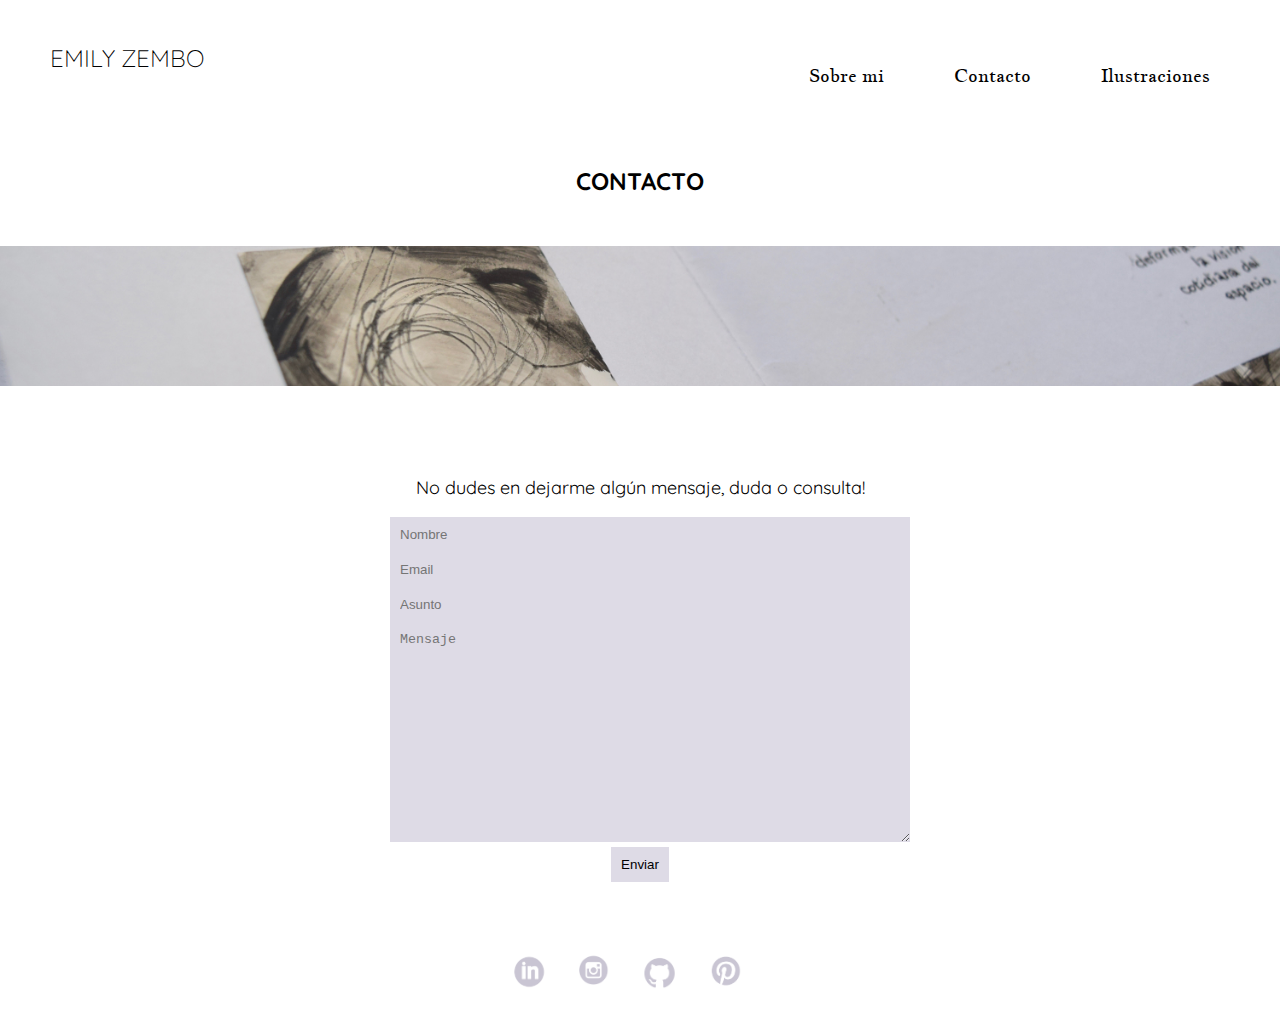
<file: pages/contacto.html>
<!doctype html> 
<html>
    <head>
       <title>Emily Zembo - Contacto</title>
       <link rel="shortcut icon" href="../favicon.ico" type="image/x-icon">
       <link rel="icon" href="../favicon.ico" type="image/x-icon">
       <link rel="stylesheet" media="screen" href="../css/style.css"/>
       <link href="https://fonts.googleapis.com/css?family=Quicksand:300,400,500,700" rel="stylesheet">
       <link href="https://fonts.googleapis.com/css?family=Jacques+Francois" rel="stylesheet">
       <link rel="stylesheet" media="screen" href="../css/style-responsive.css"/>
       <meta charset="UTF-8">
       <meta name="viewport" content="width=device-width, initial-scale=1.0">
    </head>

<body>


    <!--header--> 
       <div id="header">
       	<a href="../index.html"><h1>EMILY ZEMBO</h1></a>
        <div class="header-nav">
          <a href="sobre-mi.html">Sobre mi</a>
          <a href="#">Contacto</a>
          <a href="ilustraciones.html">Ilustraciones</a>
        </div>
       </div>

    <!--fin header--> 
  
<h1>CONTACTO</h1>

<div class="banner" style="background: url(../img/contacto.jpg");></div>
    
  <div class="contacto">

  <p>No dudes en dejarme algún mensaje, duda o consulta!</p>

      <form>
        <input type="text" name="nombre" placeholder="Nombre">
        <br>
        <input type="text" name="email" placeholder="Email">
        <br>
        <input type="text" name="asunto" placeholder="Asunto">
        <br>
        <textarea name="mensaje" placeholder="Mensaje"></textarea>
        <br>
        <button>Enviar</button>
      </form>
  </div>


    <!--footer--> 
    <div id="footer">
      <a href="http://www.linkedin.com/in/emily-zembo-vogel-884537127/" target="_blank"> <img src="../img/iconos/icono_1.png"> </a>
      <a href="http://www.instagram.com/emilyzembo/" target="_blank"> <img src="../img/iconos/icono_2.png"> </a>
      <a href="http://github.com/emilyzembo11" target="_blank"> <img src="../img/iconos/icono_3.png"> </a>
      <a href="http://www.pinterest.com/emilyzembo/" target="_blank"> <img src="../img/iconos/icono_4.png"> </a>
    </div>

</body>
</html>
</file>
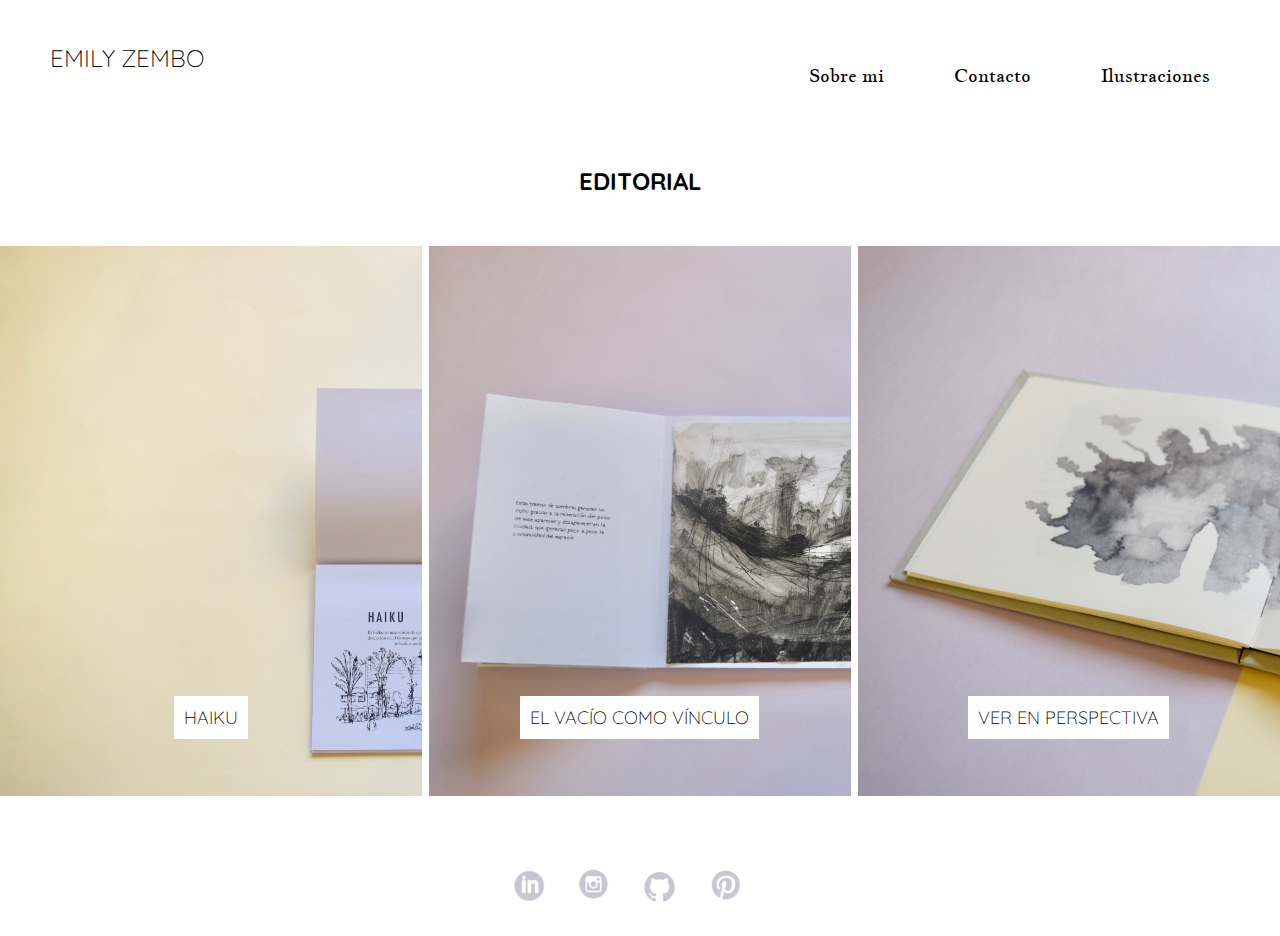
<file: pages/editorial.html>
<!doctype html> 
<html>
    <head>
       <title>Emily Zembo - Editorial</title>
       <link rel="shortcut icon" href="../favicon.ico" type="image/x-icon">
       <link rel="icon" href="../favicon.ico" type="image/x-icon">
       <link rel="stylesheet" media="screen" href="../css/style.css"/>
       <link href="https://fonts.googleapis.com/css?family=Quicksand:300,400,500,700" rel="stylesheet">
       <link href="https://fonts.googleapis.com/css?family=Jacques+Francois" rel="stylesheet">
       <link rel="stylesheet" media="screen" href="../css/style-responsive.css"/>
       <meta charset="UTF-8">
       <meta name="viewport" content="width=device-width, initial-scale=1.0">
    </head>

<body>


    <!--header--> 
       <div id="header">
       	<a href="../index.html"><h1>EMILY ZEMBO</h1></a>
        <div class="header-nav">
          <a href="sobre-mi.html">Sobre mi</a>
          <a href="contacto.html">Contacto</a>
          <a href="ilustraciones.html">Ilustraciones</a>
        </div>
       </div>

    <!--fin header--> 
  
<h1>EDITORIAL</h1>
<div class="row">
  <div class="col-3 img-container">
    <a href="haiku.html"> 
      <div class="image-full" style="background:url('../img/editorial1.jpg')">
        <h2>HAIKU</h2>
      </div>     
    </a> 
  </div>
   
   <div class="col-3 img-container" >
    <a href="el-vacio-como-vinculo.html">
      <div class="image-full" style="background:url('../img/editorial2.jpg')">
    	 <h2>EL VACÍO COMO VÍNCULO</h2>
      </div>
    </a> 
  </div>
   
  <div class="col-3 img-container" >
    <a href="ver-en-perspectiva.html">
    <div class="image-full" style="background:url('../img/editorial3.jpg')">
     <h2>VER EN PERSPECTIVA</h2>
    </div>
    </a> 
  </div> <!--row-->

</div>


    <!--footer--> 
    <div id="footer">
      <a href="http://www.linkedin.com/in/emily-zembo-vogel-884537127/" target="_blank"> <img src="../img/iconos/icono_1.png"> </a>
      <a href="http://www.instagram.com/emilyzembo/" target="_blank"> <img src="../img/iconos/icono_2.png"> </a>
      <a href="http://github.com/emilyzembo11" target="_blank"> <img src="../img/iconos/icono_3.png"> </a>
      <a href="http://www.pinterest.com/emilyzembo/" target="_blank"> <img src="../img/iconos/icono_4.png"> </a>
    </div>

</body>
</html>
</file>
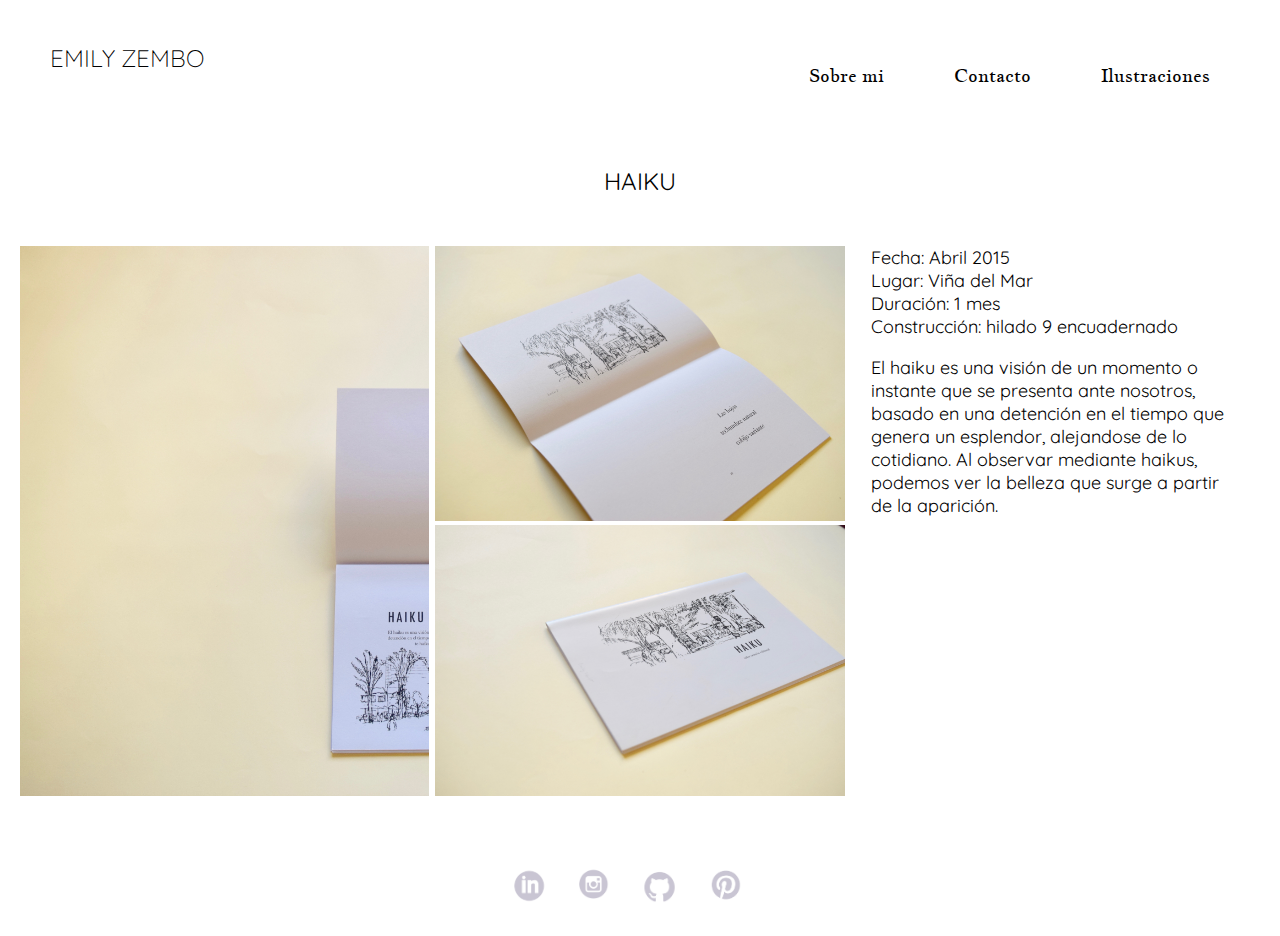
<file: pages/haiku.html>
<!doctype html> 
<html>
    <head>
       <title>Emily Zembo - Haiku</title>
       <link rel="shortcut icon" href="../favicon.ico" type="image/x-icon">
       <link rel="icon" href="../favicon.ico" type="image/x-icon">
       <link rel="stylesheet" media="screen" href="../css/style.css"/>
       <link href="https://fonts.googleapis.com/css?family=Quicksand:300,400,500,700" rel="stylesheet">
       <link href="https://fonts.googleapis.com/css?family=Jacques+Francois" rel="stylesheet">
       <link rel="stylesheet" media="screen" href="../css/style-responsive.css"/>
       <meta charset="UTF-8">
       <meta name="viewport" content="width=device-width, initial-scale=1.0">
    </head>

<body>


    <!--header--> 
       <div id="header">
       	<a href="../index.html"><h1>EMILY ZEMBO</h1></a>
        <div class="header-nav">
          <a href="sobre-mi.html">Sobre mi</a>
          <a href="contacto.html">Contacto</a>
          <a href="ilustraciones.html">Ilustraciones</a>
        </div>
       </div>

    <!--fin header--> 
  
<div class="contenedor">

<h1 class="titulo-proyecto">HAIKU</h1>

<div class="row">
  <div class="col-3 img-container" >
    <div class="img-portafolio-full">
      <div class="image-full" style="background:url('../img/editorial-haiku1.jpg')">
      </div>
    </div> 
  </div>

  <div class="col-3 show-mob">
    <div class="contenedor">
      <ul>
        <li>Fecha: Abril 2015</li>
        <li>Lugar: Viña del Mar</li>
        <li>Duración: 1 mes</li>
        <li>Construcción: hilado 9 encuadernado</li>
      </ul>

      <p>
        El haiku es una visión de un momento o instante que se presenta ante nosotros, basado en una detención en el tiempo que genera un esplendor, alejandose de lo cotidiano. Al observar mediante haikus, podemos ver la belleza que surge a partir de la aparición.
      </p>
    </div>
  </div> 

   <div class="col-3 img-container" >
    <div class="img-portafolio-full image-portafolio-responsive">
      <img class="img-portafolio-half" src="../img/editorial-haiku2.jpg">
      <img class="img-portafolio-half" src="../img/editorial-haiku3.jpg">
    </div>
  </div>
   
  <div class="col-3 show-full">
    <div class="contenedor">
      <ul>
        <li>Fecha: Abril 2015</li>
        <li>Lugar: Viña del Mar</li>
        <li>Duración: 1 mes</li>
        <li>Construcción: hilado 9 encuadernado</li>
      </ul>

      <p>
        El haiku es una visión de un momento o instante que se presenta ante nosotros, basado en una detención en el tiempo que genera un esplendor, alejandose de lo cotidiano. Al observar mediante haikus, podemos ver la belleza que surge a partir de la aparición.
      </p>
    </div>
  </div> 

</div> <!--row-->
</div> <!--contenedor-->


    <!--footer--> 
    <div id="footer">
      <a href="http://www.linkedin.com/in/emily-zembo-vogel-884537127/" target="_blank"> <img src="../img/iconos/icono_1.png"> </a>
      <a href="http://www.instagram.com/emilyzembo/" target="_blank"> <img src="../img/iconos/icono_2.png"> </a>
      <a href="http://github.com/emilyzembo11" target="_blank"> <img src="../img/iconos/icono_3.png"> </a>
      <a href="http://www.pinterest.com/emilyzembo/" target="_blank"> <img src="../img/iconos/icono_4.png"> </a>
    </div>

</body>
</html>
</file>
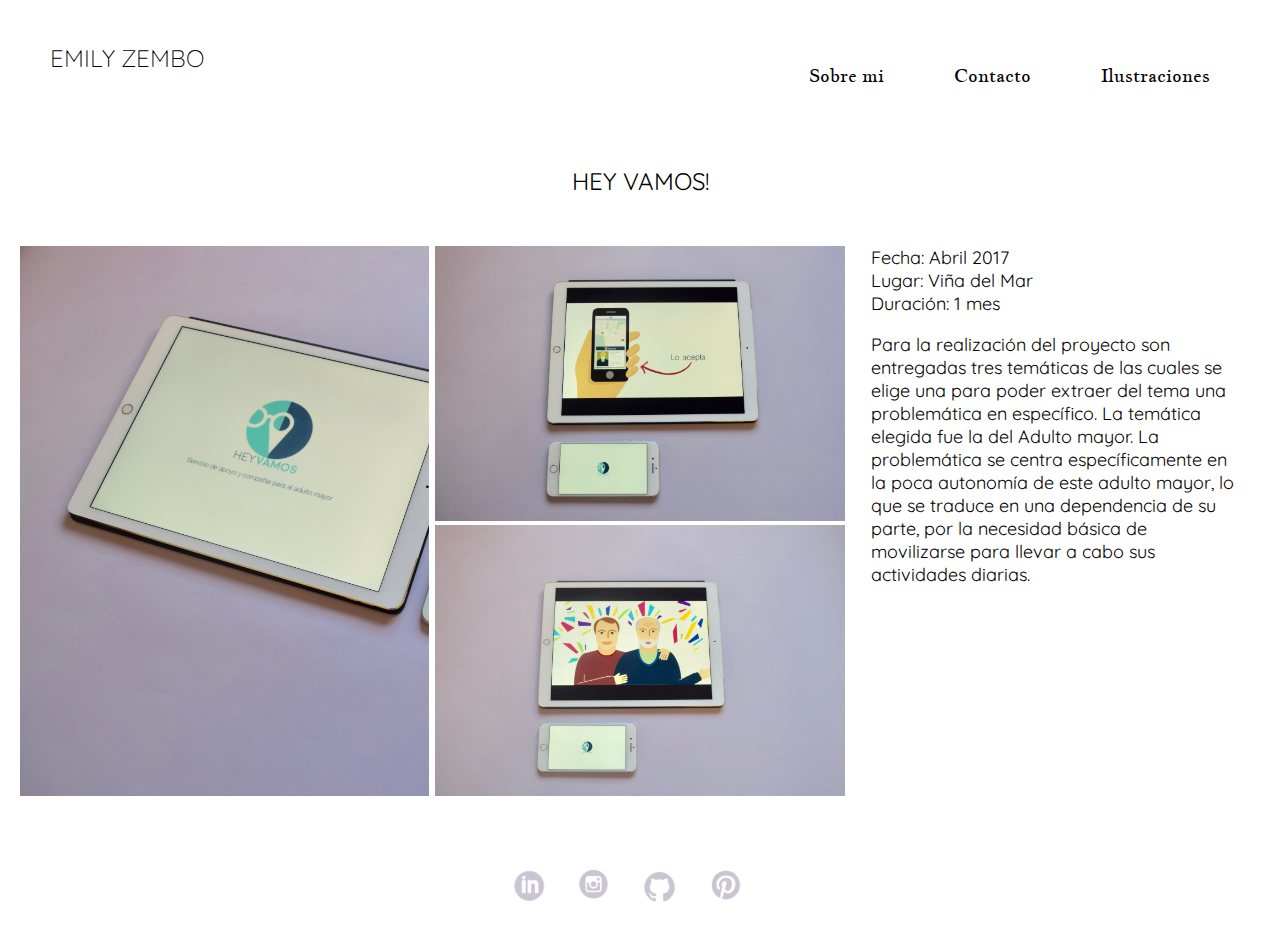
<file: pages/hey-vamos.html>
<!doctype html> 
<html>
    <head>
       <title>Emily Zembo - Hey vamos!</title>
       <link rel="shortcut icon" href="../favicon.ico" type="image/x-icon">
       <link rel="icon" href="../favicon.ico" type="image/x-icon">
       <link rel="stylesheet" media="screen" href="../css/style.css"/>
       <link href="https://fonts.googleapis.com/css?family=Quicksand:300,400,500,700" rel="stylesheet">
       <link href="https://fonts.googleapis.com/css?family=Jacques+Francois" rel="stylesheet">
       <link rel="stylesheet" media="screen" href="../css/style-responsive.css"/>
       <meta charset="UTF-8">
       <meta name="viewport" content="width=device-width, initial-scale=1.0">
    </head>

<body>


    <!--header--> 
       <div id="header">
       	<a href="../index.html"><h1>EMILY ZEMBO</h1></a>
        <div class="header-nav">
          <a href="sobre-mi.html">Sobre mi</a>
          <a href="contacto.html">Contacto</a>
          <a href="ilustraciones.html">Ilustraciones</a>
        </div>
       </div>

    <!--fin header--> 
  
<div class="contenedor">

<h1 class="titulo-proyecto">HEY VAMOS!</h1>

<div class="row">
  <div class="col-3 img-container" >
    <div class="img-portafolio-full">
      <div class="image-full" style="background:url('../img/interaccion-heyvamos1.jpg')">
      </div>
    </div> 
  </div>

  <div class="col-3 show-mob">
    <div class="contenedor">
      <ul>
        <li>Fecha: Abril 2017</li>
        <li>Lugar: Viña del Mar</li>
        <li>Duración: 1 mes</li>
      </ul>
      
      <p>
        Para la realización del proyecto son entregadas tres temáticas de las cuales se elige una para poder extraer del tema una problemática en específico. La temática elegida fue la del Adulto mayor. La problemática se centra específicamente en la poca autonomía de este adulto mayor, lo que se traduce en una dependencia de su parte, por la necesidad básica de movilizarse para llevar a cabo sus actividades diarias.
      </p>
    </div>
  </div> 

   <div class="col-3 img-container" >
    <div class="img-portafolio-full image-portafolio-responsive">
      <img class="img-portafolio-half" src="../img/interaccion-heyvamos2.jpg">
      <img class="img-portafolio-half" src="../img/interaccion-heyvamos3.jpg">
    </div>
  </div>
   
  <div class="col-3 show-full">
    <div class="contenedor">
      <ul>
        <li>Fecha: Abril 2017</li>
        <li>Lugar: Viña del Mar</li>
        <li>Duración: 1 mes</li>
      </ul>
      
      <p>
        Para la realización del proyecto son entregadas tres temáticas de las cuales se elige una para poder extraer del tema una problemática en específico. La temática elegida fue la del Adulto mayor. La problemática se centra específicamente en la poca autonomía de este adulto mayor, lo que se traduce en una dependencia de su parte, por la necesidad básica de movilizarse para llevar a cabo sus actividades diarias.
      </p>
    </div>
  </div> 

</div> <!--row-->
</div> <!--contenedor-->


    <!--footer--> 
    <div id="footer">
      <a href="http://www.linkedin.com/in/emily-zembo-vogel-884537127/" target="_blank"> <img src="../img/iconos/icono_1.png"> </a>
      <a href="http://www.instagram.com/emilyzembo/" target="_blank"> <img src="../img/iconos/icono_2.png"> </a>
      <a href="http://github.com/emilyzembo11" target="_blank"> <img src="../img/iconos/icono_3.png"> </a>
      <a href="http://www.pinterest.com/emilyzembo/" target="_blank"> <img src="../img/iconos/icono_4.png"> </a>
    </div>

</body>
</html>
</file>
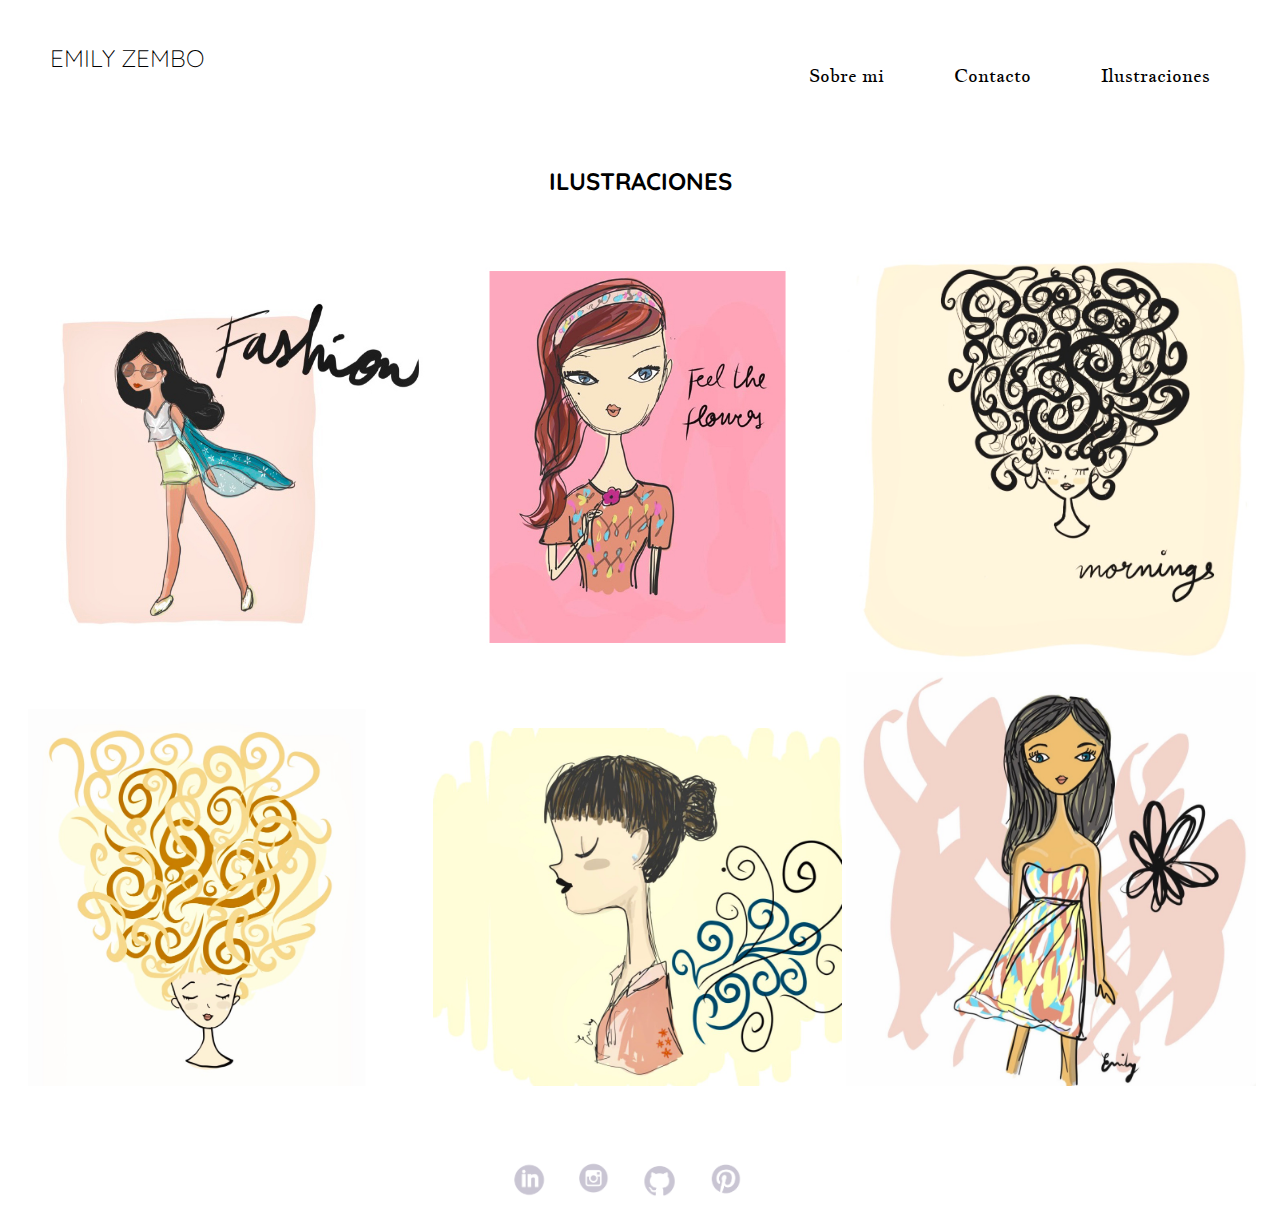
<file: pages/ilustraciones.html>
<!doctype html> 
<html>
    <head>
       <title>Emily Zembo - Contacto</title>
       <link rel="shortcut icon" href="../favicon.ico" type="image/x-icon">
       <link rel="icon" href="../favicon.ico" type="image/x-icon">
       <link rel="stylesheet" media="screen" href="../css/style.css"/>
       <link href="https://fonts.googleapis.com/css?family=Quicksand:300,400,500,700" rel="stylesheet">
       <link href="https://fonts.googleapis.com/css?family=Jacques+Francois" rel="stylesheet">
       <link rel="stylesheet" media="screen" href="../css/style-responsive.css"/>
       <meta charset="UTF-8">
       <meta name="viewport" content="width=device-width, initial-scale=1.0">
    </head>

<body>


    <!--header--> 
       <div id="header">
       	<a href="../index.html"><h1>EMILY ZEMBO</h1></a>
        <div class="header-nav">
          <a href="sobre-mi.html">Sobre mi</a>
          <a href="contacto.html">Contacto</a>
          <a href="#">Ilustraciones</a>
        </div>
       </div>

    <!--fin header--> 
  
<h1>ILUSTRACIONES</h1>

<div class="contenedor">
  <img class="img-thumb" src="../img/U_dX0ePuSji8eZhOPMkuhQ_thumb_5f17.jpg">
  <img class="img-thumb" src="../img/t+s30b2CQZGKUY6Y7fle4Q_thumb_5f16.jpg">
  <img class="img-thumb" src="../img/S6K6LM9WTsSpR_pDU2JSSg_thumb_5f18.jpg">
  <img class="img-thumb" src="../img/ajW2aEreRCeGSxhAAI3Heg_thumb_5f1a.jpg">
  <img class="img-thumb" src="../img/iH+6yyY4Rx2MuMQqRs7Zzg_thumb_5f19.jpg">
  <img class="img-thumb" src="../img/HbFxTzpxR++90uKxM1Uslg_thumb_5f15.jpg">
</div>




    <!--footer--> 
    <div id="footer">
      <a href="http://www.linkedin.com/in/emily-zembo-vogel-884537127/" target="_blank"> <img src="../img/iconos/icono_1.png"> </a>
      <a href="http://www.instagram.com/emilyzembo/" target="_blank"> <img src="../img/iconos/icono_2.png"> </a>
      <a href="http://github.com/emilyzembo11" target="_blank"> <img src="../img/iconos/icono_3.png"> </a>
      <a href="http://www.pinterest.com/emilyzembo/" target="_blank"> <img src="../img/iconos/icono_4.png"> </a>
    </div>

</body>
</html>
</file>
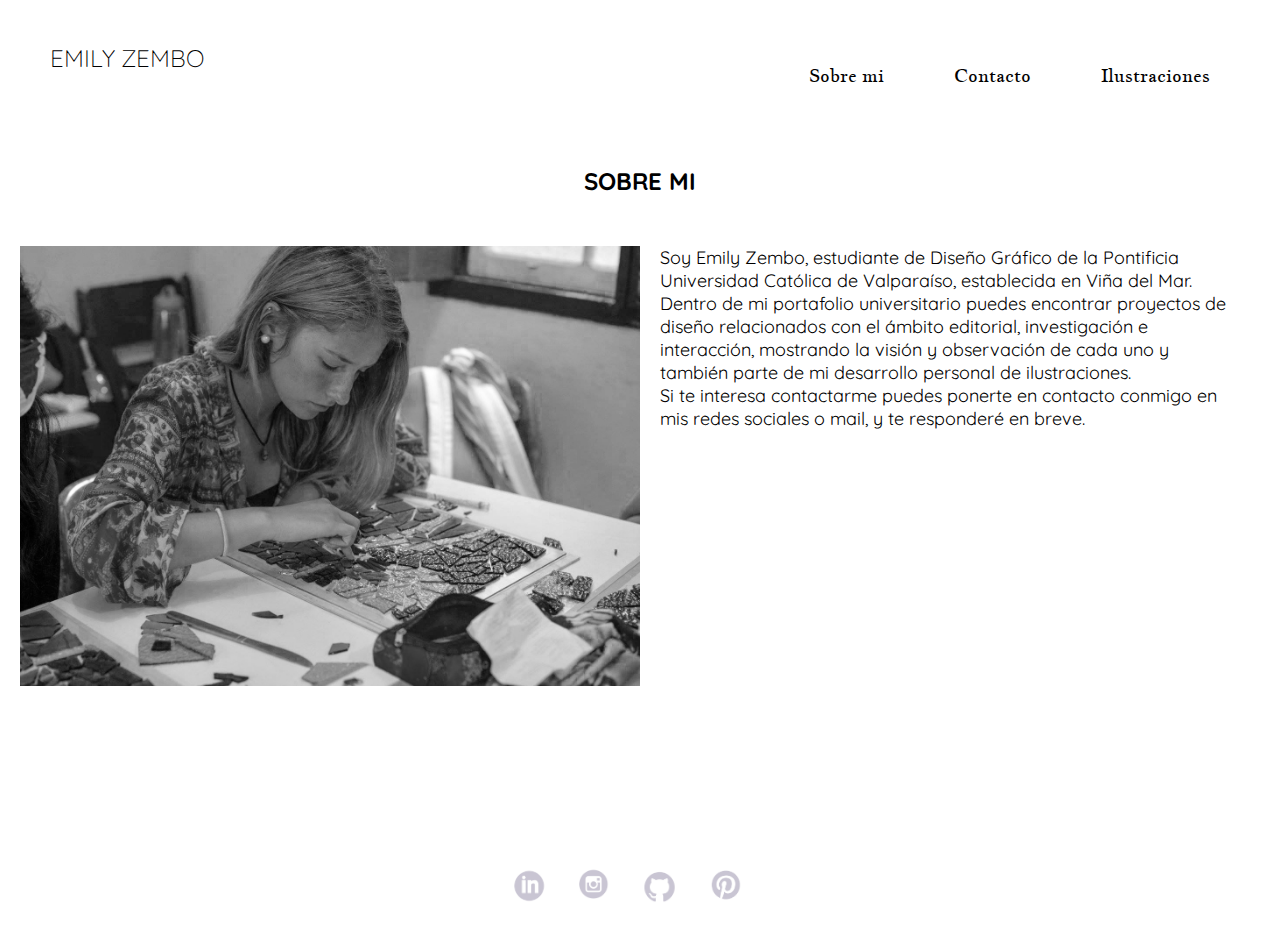
<file: pages/sobre-mi.html>
<!doctype html> 
<html>
    <head>
       <title>Emily Zembo - Portafolio</title>
       <link rel="shortcut icon" href="../favicon.ico" type="image/x-icon">
       <link rel="icon" href="../favicon.ico" type="image/x-icon">
       <link rel="stylesheet" media="screen" href="../css/style.css"/>
       <link href="https://fonts.googleapis.com/css?family=Quicksand:300,400,500,700" rel="stylesheet">
       <link href="https://fonts.googleapis.com/css?family=Jacques+Francois" rel="stylesheet">
       <link rel="stylesheet" media="screen" href="../css/style-responsive.css"/>
       <meta charset="UTF-8">
       <meta name="viewport" content="width=device-width, initial-scale=1.0">
    </head>

<body>


    <!--header--> 
       <div id="header">
       	<a href="../index.html"><h1>EMILY ZEMBO</h1></a>
        <div class="header-nav">
          <a href="#">Sobre mi</a>
          <a href="contacto.html">Contacto</a>
          <a href="ilustraciones.html">Ilustraciones</a>
        </div>
       </div>

    <!--fin header--> 
  
<h1>SOBRE MI</h1>

<div class="contenedor">

<div class="row">
  <div class="col-2">
    <img class="img-responsive" src="../img/sobremi.jpg">
  </div>
   
   <div class="col-2">
    <div class="contenedor">
      <p>Soy Emily Zembo, estudiante de Diseño Gráfico de la Pontificia Universidad Católica de Valparaíso, establecida en Viña del Mar.
      <br>
      Dentro de mi portafolio universitario puedes encontrar proyectos de diseño relacionados con el ámbito editorial, investigación e interacción, mostrando la visión y observación de cada uno y también parte de mi desarrollo personal de ilustraciones.
      <br>
      Si te interesa contactarme puedes ponerte en contacto conmigo en mis redes sociales o mail, y te responderé en breve.
      </p>
    </div>
  </div>

</div>

</div> <!-- contenedor -->


    <!--footer--> 
    <div id="footer">
      <a href="http://www.linkedin.com/in/emily-zembo-vogel-884537127/" target="_blank"> <img src="../img/iconos/icono_1.png"> </a>
      <a href="http://www.instagram.com/emilyzembo/" target="_blank"> <img src="../img/iconos/icono_2.png"> </a>
      <a href="http://github.com/emilyzembo11" target="_blank"> <img src="../img/iconos/icono_3.png"> </a>
      <a href="http://www.pinterest.com/emilyzembo/" target="_blank"> <img src="../img/iconos/icono_4.png"> </a>
    </div>

</body>
</html>
</file>
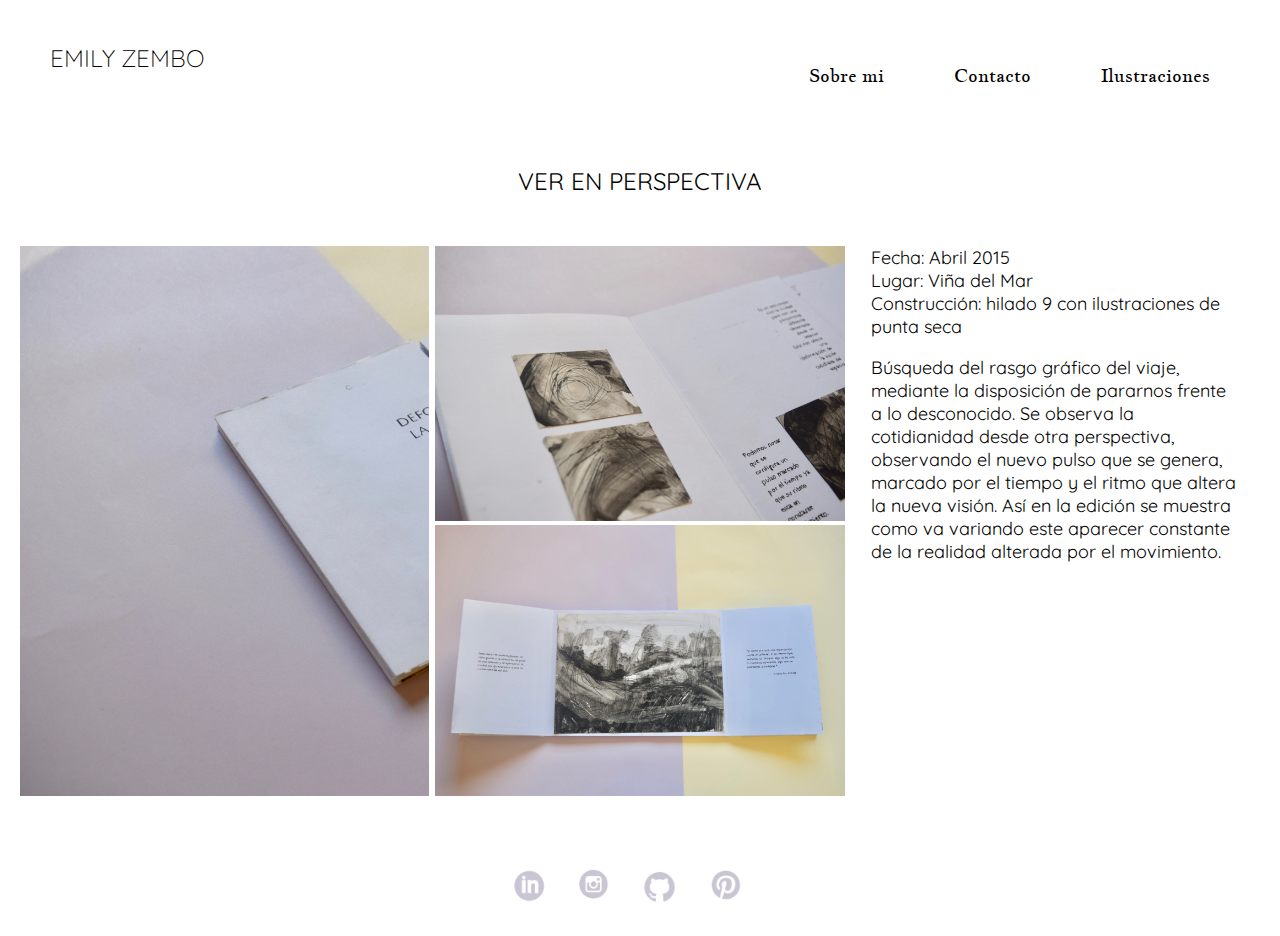
<file: pages/ver-en-perspectiva.html>
<!doctype html> 
<html>
    <head>
       <title>Emily Zembo - Ver en perspectiva</title>
       <link rel="shortcut icon" href="../favicon.ico" type="image/x-icon">
       <link rel="icon" href="../favicon.ico" type="image/x-icon">
       <link rel="stylesheet" media="screen" href="../css/style.css"/>
       <link href="https://fonts.googleapis.com/css?family=Quicksand:300,400,500,700" rel="stylesheet">
       <link href="https://fonts.googleapis.com/css?family=Jacques+Francois" rel="stylesheet">
       <link rel="stylesheet" media="screen" href="../css/style-responsive.css"/>
       <meta charset="UTF-8">
       <meta name="viewport" content="width=device-width, initial-scale=1.0">
    </head>

<body>


    <!--header--> 
       <div id="header">
       	<a href="../index.html"><h1>EMILY ZEMBO</h1></a>
        <div class="header-nav">
          <a href="sobre-mi.html">Sobre mi</a>
          <a href="contacto.html">Contacto</a>
          <a href="ilustraciones.html">Ilustraciones</a>
        </div>
       </div>

    <!--fin header--> 
  
<div class="contenedor">

<h1 class="titulo-proyecto">VER EN PERSPECTIVA</h1>

<div class="row">
  <div class="col-3 img-container" >
    <div class="img-portafolio-full">
      <div class="image-full" style="background:url('../img/editorial-perspectiva1.jpg')">
      </div>
    </div> 
  </div>

  <div class="col-3 show-mob">
    <div class="contenedor">
      <ul>
        <li>Fecha: Abril 2015</li>
        <li>Lugar: Viña del Mar</li>
        <li>Construcción: hilado 9 con ilustraciones de punta seca</li>
      </ul>
      
      <p>
        Búsqueda del rasgo gráfico del viaje, mediante la disposición de pararnos frente a lo desconocido. Se observa la cotidianidad desde otra perspectiva, observando el nuevo pulso que se genera, marcado por el tiempo y el ritmo que altera la nueva visión. Así en la edición se muestra como va variando este aparecer constante de la realidad alterada por el movimiento.
      </p>
    </div>
  </div> 

   <div class="col-3 img-container" >
    <div class="img-portafolio-full image-portafolio-responsive">
      <img class="img-portafolio-half" src="../img/editorial-perspectiva2.jpg">
      <img class="img-portafolio-half" src="../img/editorial-perspectiva3.jpg">
    </div>
  </div>
   
  <div class="col-3 show-full">
    <div class="contenedor">
      <ul>
        <li>Fecha: Abril 2015</li>
        <li>Lugar: Viña del Mar</li>
        <li>Construcción: hilado 9 con ilustraciones de punta seca</li>
      </ul>
      
      <p>
        Búsqueda del rasgo gráfico del viaje, mediante la disposición de pararnos frente a lo desconocido. Se observa la cotidianidad desde otra perspectiva, observando el nuevo pulso que se genera, marcado por el tiempo y el ritmo que altera la nueva visión. Así en la edición se muestra como va variando este aparecer constante de la realidad alterada por el movimiento.
      </p>
    </div>
  </div> 

</div> <!--row-->
</div> <!--contenedor-->


    <!--footer--> 
    <div id="footer">
      <a href="http://www.linkedin.com/in/emily-zembo-vogel-884537127/" target="_blank"> <img src="../img/iconos/icono_1.png"> </a>
      <a href="http://www.instagram.com/emilyzembo/" target="_blank"> <img src="../img/iconos/icono_2.png"> </a>
      <a href="http://github.com/emilyzembo11" target="_blank"> <img src="../img/iconos/icono_3.png"> </a>
      <a href="http://www.pinterest.com/emilyzembo/" target="_blank"> <img src="../img/iconos/icono_4.png"> </a>
    </div>

</body>
</html>
</file>
<file: css/style.css>
html{
	width: 100%;
}

body{
	padding:0;
	margin:0;
	width: 100%;
}

p{
	font-family: 'Quicksand';
	font-size: 18px;
	color: #000000;
	margin-top: 0;
}

br{
	margin-bottom: 25px;
}

#header{
	display: flex;
	width: 100%;
	padding:0px;
	margin: 0; 
	height: 150px;
	justify-content: space-between;
	align-items: center;
}

.header-nav{
	display: flex;
	flex-direction: row;
}

.header-nav a{
	display: block;
	width: 100%;
	height: auto;
	margin-right: 70px;
	text-align: center;
}

#header h1{
	margin-left: 50px;
	font-family:'Quicksand', sans-serif;
	font-weight: 300;
}

h1{
	font-family:'Quicksand', sans-serif;
	text-align: center;
	font-size: 24px;
	line-height: 30px;
	margin-bottom: 50px;
}

h2{
	font-family: 'Quicksand', sans-serif;
	font-weight: 300;
	font-size: 18px;
}

.titulo-proyecto{
	font-weight: 400;
}

a{
	font-family: 'Jacques Francois', serif;
	font-size: 18px;	
	text-decoration: none;
	color: black;
}

ul{
	list-style: none;
	padding: 0;
	font-family: 'Quicksand';
	font-size: 18px;
	color: #000000;
	margin-top: 0;
}

/* ESTRUCTURA */

.contenedor{
	padding: 0 20px;
}

.row{
	display: inline-block;
	width:100%; 
	padding:0px;
	height: 550px;
	overflow: hidden;
	display:flex;
	flex-direction:row; 
	justify-content: space-between;
}

.row a{
	height: 550px;
	width: 100%;
}

.row h2{
	display: inline-block;
	background-color: white;
	padding: 10px;
	text-align: center;
	margin-top:450px;
}

.col-2{
	background: white; 
	width:50%;
	height: 100%;
	display: inline-block;
}

.col-3{
	background: white; 
	width:33%;
	height: 100%;
	display: inline-block;
}

.img-container{
	overflow: hidden;
	display: flex;
	align-items: flex-end;
	justify-content: center;
}

.image-full{
	height: 100%;
	background-size: cover!important;
	background-repeat: none;
	text-align: center;
}

.img-portafolio-full{
	height: 550px;
	width: 100%;
}

.img-portafolio-half{
	height: 50%;
}

.img-responsive{
	width: 100%;
}

.img-thumb{
	width: 33%;
	display: inline-block;
}

.banner{
	width: 100%;
	height: 140px;
	background-size: cover!important;
	display: block;
	margin-bottom: 90px;
}

.contacto{
	width: 500px;
	text-align: center;
	display: block;
	margin: 0 auto;
	font-family: 'Jacques Francois';
	font-size: 18px;
}

.contacto br{
	margin-bottom: 21px;
}

.contacto input{
	width: 100%;
	background-color: #DEDBE6;
	border: none;
	padding: 10px;
}

.contacto textarea{
	padding: 10px;
	width: 100%;
	background-color: #DEDBE6;
	border:none;
	height: 200px;
}

button{
	background-color: #DEDBE6;
	border:none;
	padding: 10px;
}

#footer{
	width:100%;
	margin-top:60px;
	padding:0px;
	height: 70px; 
	display: flex;
	flex-direction: row;
	justify-content: center;
	padding-top: 10px;
}


#footer a{
	display: block;
	width: 40px;
	height: 40px;	
	margin-right: 2%;
}

#footer img{
	width: 40px;
}
</file>
<file: css/style-responsive.css>
.show-mob{
	display: none;
}

@media (min-width: 320px)and (max-width: 768px){

p{
	padding-left: 20px;
	padding-right: 20px;
}

ul{
	padding-left: 20px;
	padding-right: 20px;
}

#header{
display: flex;
width: 100%;
padding:0px;
margin:0; 
height: 150px;
justify-content: center;
flex-direction: column;
align-items: center;
}

#header a{
display: block;
width: 100%;
height: auto;
text-align: center;
margin-right:0%;
margin-left:0%;
}

.header-nav{
	width: 100%;
	justify-content: space-betwen;
}

#header h1{
	margin-left: 0;
}


h1{
margin-left: 0px;
font-family:'Quicksand', sans-serif;
font-weight: 300;
}

.contenedor{
	padding: 0;
}

.row{
	display: block;
	overflow: visible;
	height: 100%;
}

.col-2{
	display: block;
	width: 100%;
	margin-bottom: 10px;
}

.col-3{
	display: block;
	width: 100%;
	margin-bottom: 10px;
}

.img-portafolio-full{
	height: 50vh;
}

.img-portafolio-half{
	height: 50%;
}

.image-portafolio-responsive{
	height: 100vh;
}

.img-thumb{
	width:80%;
	margin: 10px auto;
	display: inherit;
}

.contacto{
	width: 98%;
}

.contacto input{
	width: 80%;
}

.contacto textarea{
	width:80%;
}

.show-full{
	display: none;
}


}
</file>
